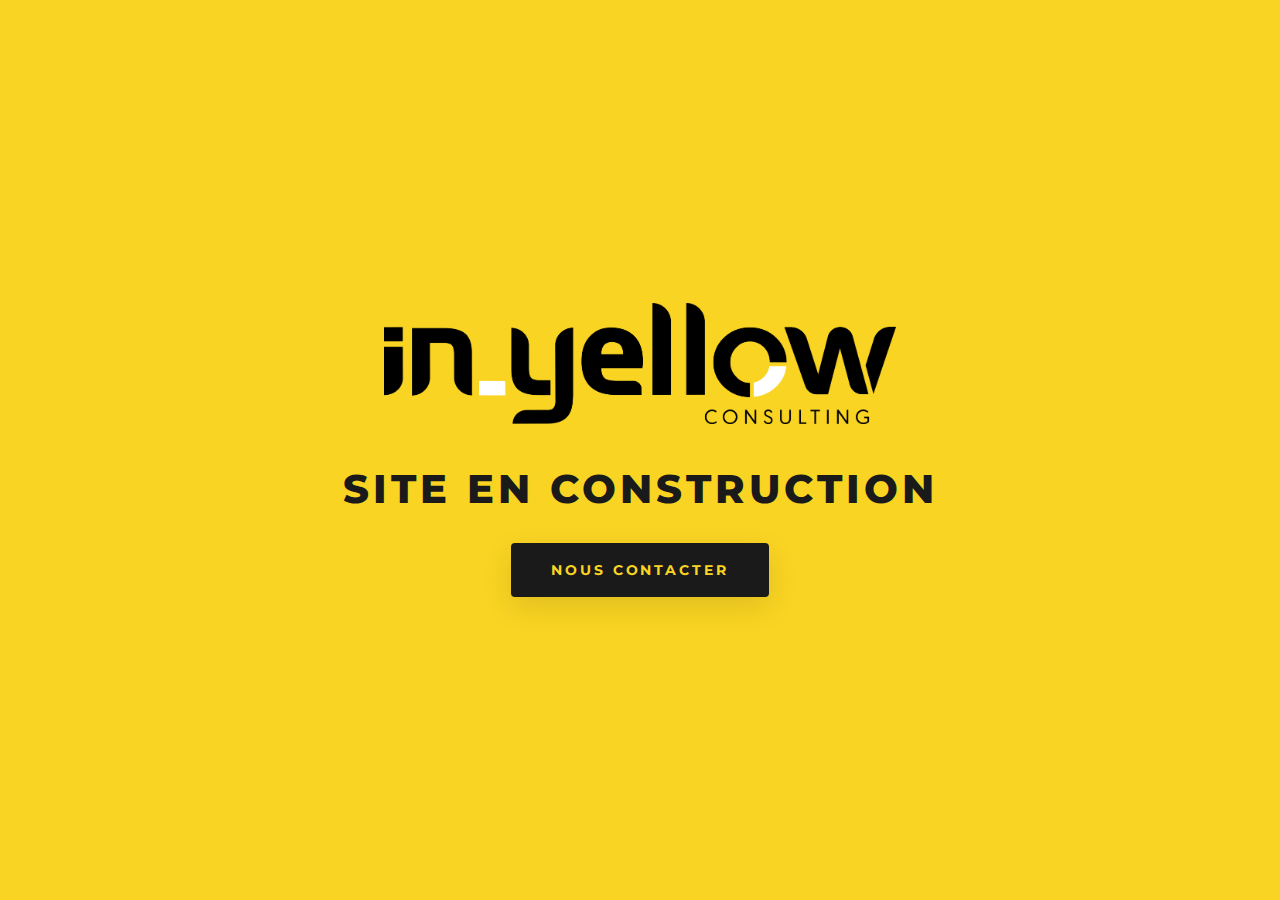
<file: index.html>
<!DOCTYPE html>
<html lang="fr">

<head>
    <meta charset="UTF-8">
    <meta name="viewport" content="width=device-width, initial-scale=1.0">
    <title>In Yellow | Site en construction</title>
    <link rel="preconnect" href="https://fonts.googleapis.com">
    <link rel="preconnect" href="https://fonts.gstatic.com" crossorigin>
    <link href="https://fonts.googleapis.com/css2?family=Montserrat:wght@400;700;800&display=swap" rel="stylesheet">
    <style>
        :root {
            --primary-yellow: #F9D423;
            --text-black: #1a1a1a;
            --font-main: 'Montserrat', sans-serif;
        }

        * {
            margin: 0;
            padding: 0;
            box-sizing: border-box;
        }

        body {
            background-color: var(--primary-yellow);
            color: var(--text-black);
            font-family: var(--font-main);
            height: 100vh;
            width: 100vw;
            display: flex;
            justify-content: center;
            align-items: center;
            overflow: hidden;
            text-align: center;
        }

        .container {
            display: flex;
            flex-direction: column;
            align-items: center;
            justify-content: center;
            width: 100%;
            height: 100%;
            padding: 20px;
        }

        .logo-container {
            width: 40vw;
            max-width: 600px;
            margin-bottom: 40px;
            animation: fadeInScale 1.2s cubic-bezier(0.16, 1, 0.3, 1);
        }

        .logo-container img {
            width: 100%;
            height: auto;
            display: block;
        }

        .content {
            animation: fadeInUp 1s ease-out 0.4s both;
        }

        h1 {
            font-size: clamp(1.5rem, 4vw, 2.5rem);
            font-weight: 800;
            text-transform: uppercase;
            letter-spacing: 0.1em;
            margin-bottom: 30px;
        }

        .btn {
            display: inline-block;
            padding: 18px 40px;
            background-color: var(--text-black);
            color: var(--primary-yellow);
            text-decoration: none;
            font-weight: 700;
            text-transform: uppercase;
            letter-spacing: 0.2em;
            font-size: 0.9rem;
            border-radius: 4px;
            transition: all 0.3s ease;
            box-shadow: 0 10px 30px rgba(0, 0, 0, 0.1);
        }

        .btn:hover {
            transform: translateY(-5px);
            box-shadow: 0 15px 40px rgba(0, 0, 0, 0.2);
            background-color: #333;
        }

        @keyframes fadeInScale {
            from {
                opacity: 0;
                transform: scale(0.9);
            }

            to {
                opacity: 1;
                transform: scale(1);
            }
        }

        @keyframes fadeInUp {
            from {
                opacity: 0;
                transform: translateY(20px);
            }

            to {
                opacity: 1;
                transform: translateY(0);
            }
        }

        /* Mobile specific adjustments */
        @media (max-width: 768px) {
            .logo-container {
                width: 70vw;
            }

            h1 {
                font-size: 1.2rem;
            }

            .btn {
                padding: 15px 30px;
                font-size: 0.8rem;
            }
        }
    </style>
</head>

<body>
    <div class="container">
        <div class="logo-container">
            <img src="Images/InYellow_Consulting_2026.png" alt="In Yellow Logo">
        </div>
        <div class="content">
            <h1>Site en construction</h1>
            <a href="mailto:paudry@in-yellow.com" class="btn">Nous contacter</a>
        </div>
    </div>
</body>

</html>
</file>
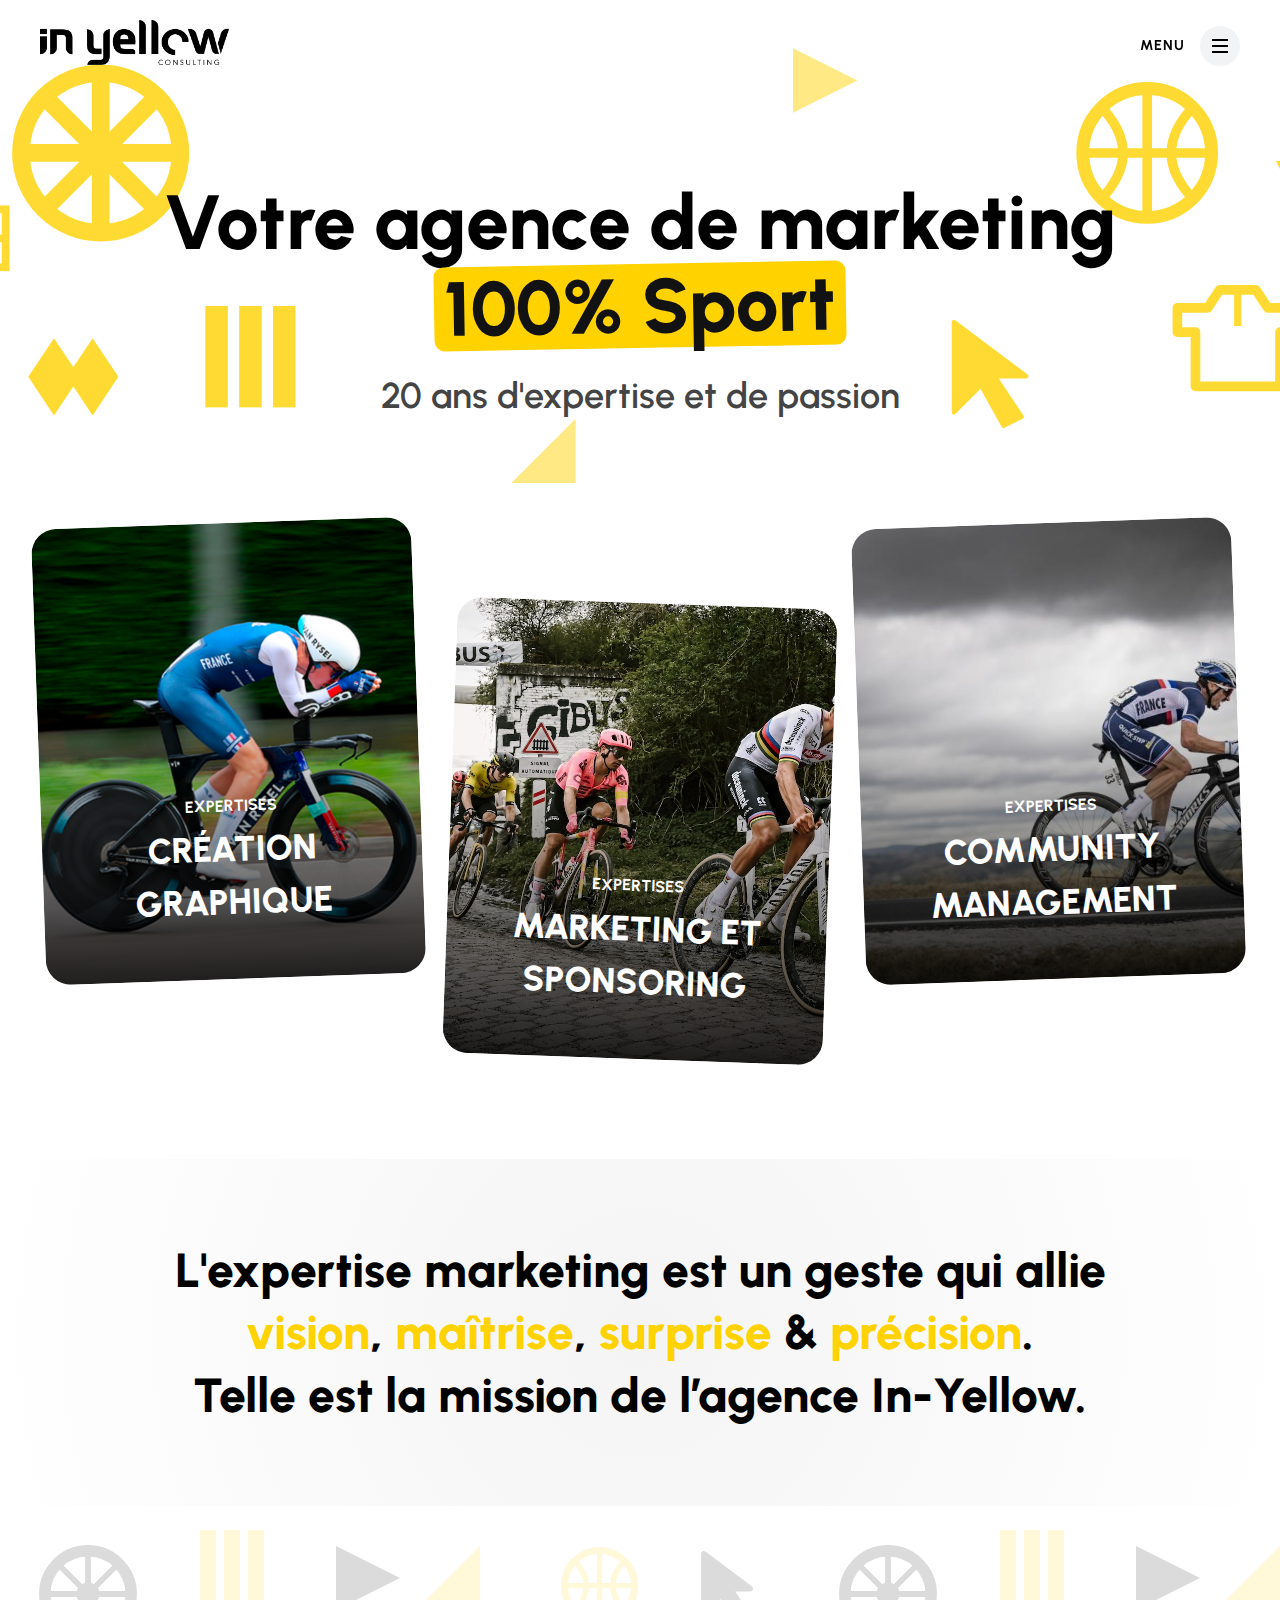
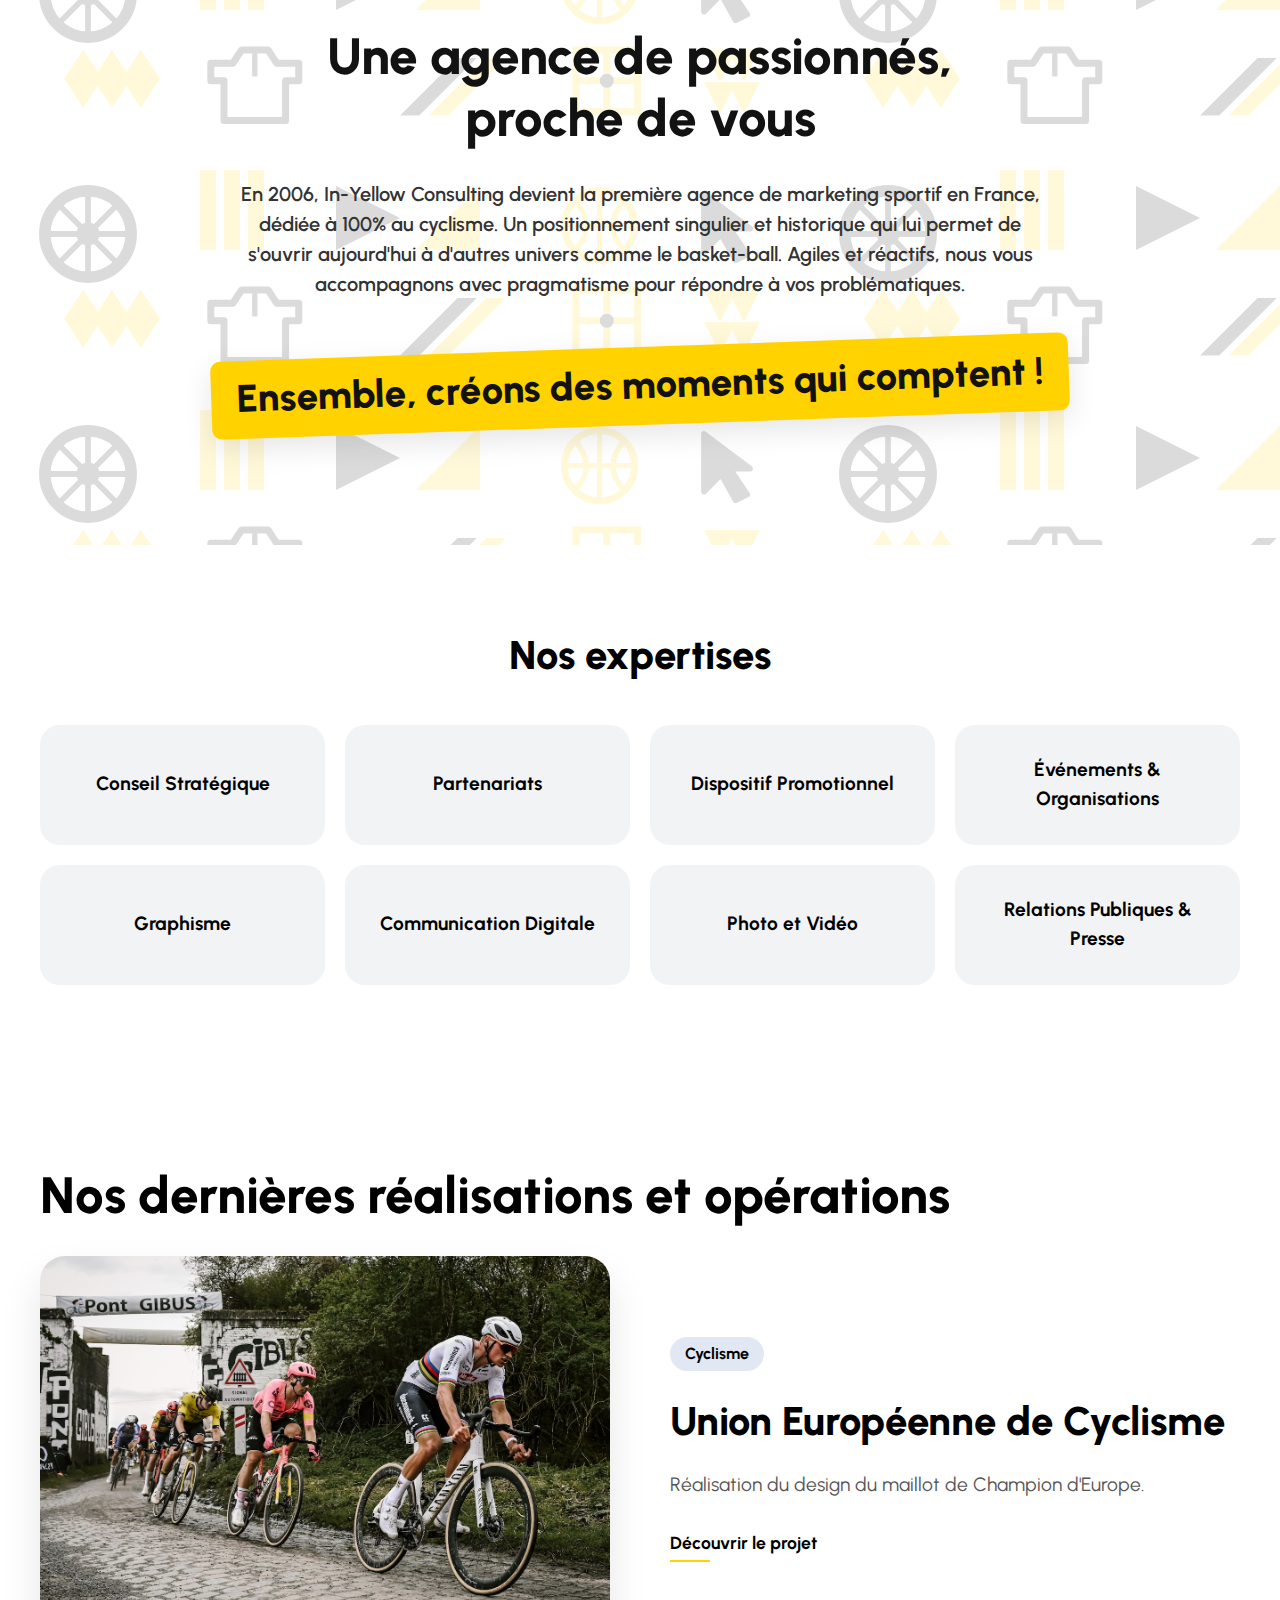
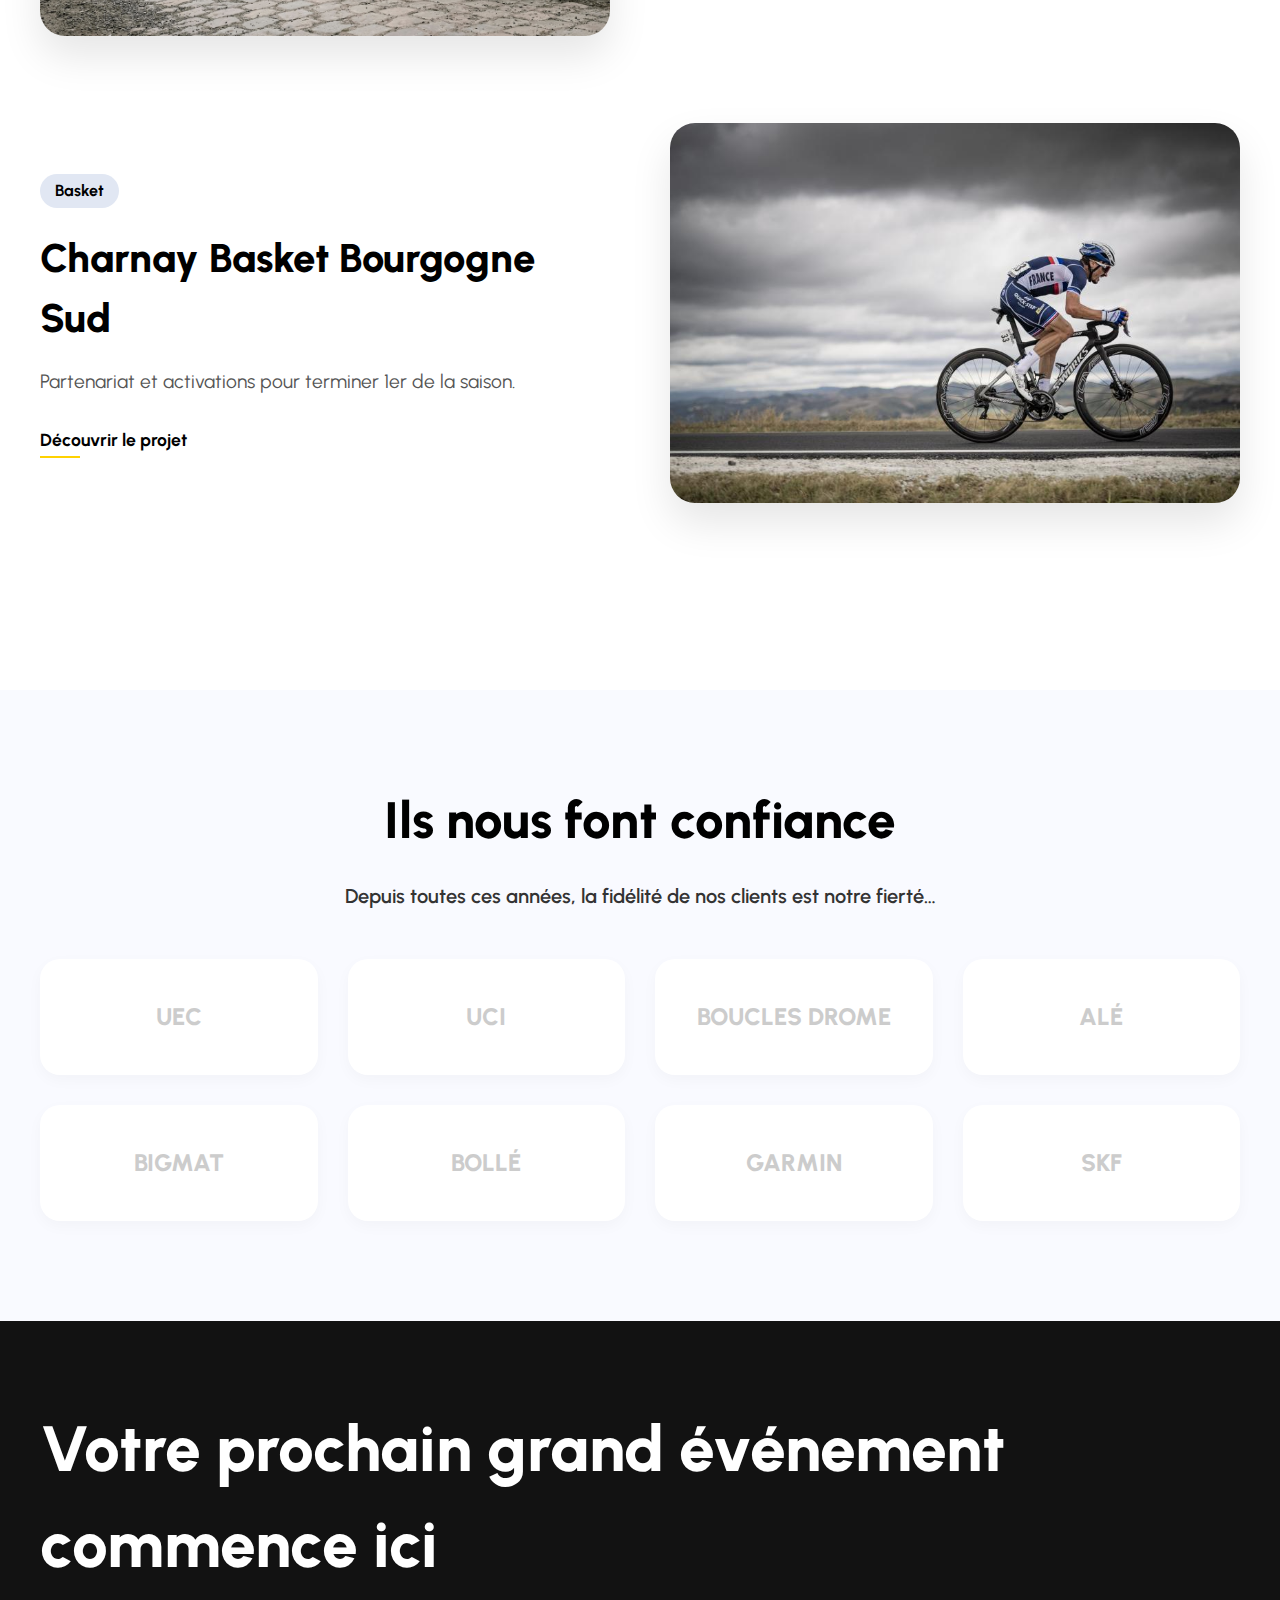
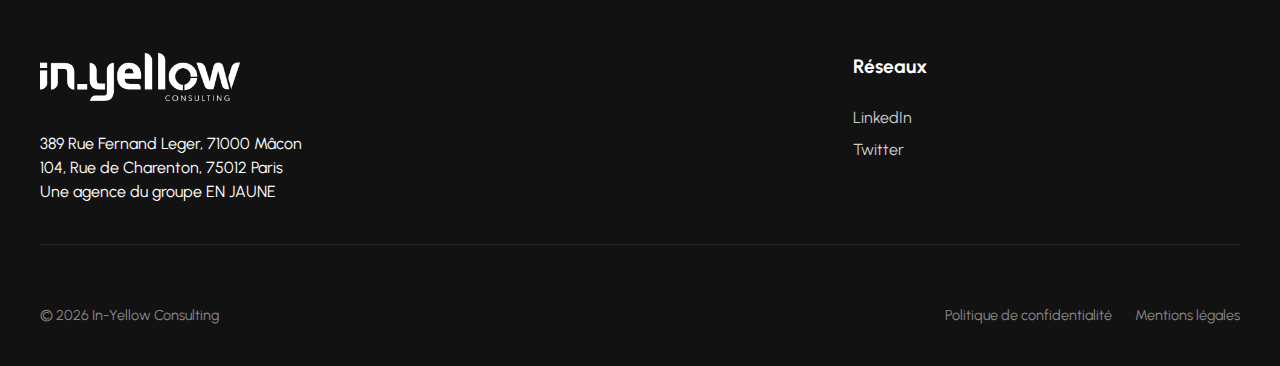
<file: index_inyellow.html>
<!DOCTYPE html>
<html lang="fr">
<head>
    <meta charset="UTF-8">
    <meta name="viewport" content="width=device-width, initial-scale=1.0">
    <title>In-Yellow Consulting - Agence Marketing Sportif</title>
    <!-- Font Urbanist, used by Panenka -->
    <link rel="preconnect" href="https://fonts.googleapis.com">
    <link rel="preconnect" href="https://fonts.gstatic.com" crossorigin>
    <link href="https://fonts.googleapis.com/css2?family=Urbanist:wght@300;400;600;700;800;900&display=swap" rel="stylesheet">
    <link rel="stylesheet" href="style_inyellow.css">
</head>
<body class="home">

    <!-- Fullscreen Menu (Like Panenka) -->
    <div class="menu-fullscreen">
        <div class="menu-content">
            <div class="menu-cols">
                <div class="menu-col menu-col-image card-tilted-left">
                    <div class="bg-image" style="background-image: url('Images/alaphilippe.jpeg');"></div>
                    <div class="overlay"></div>
                    <h3>CRÉATION<br>GRAPHIQUE</h3>
                    <p>Votre image de marque</p>
                </div>
                <div class="menu-col menu-col-image card-tilted-right">
                    <div class="bg-image" style="background-image: url('Images/seixas.jpg');"></div>
                    <div class="overlay"></div>
                    <h3>MARKETING &<br>DIGITAL</h3>
                    <p>Sponsoring & Community Mngt</p>
                </div>
                <div class="menu-col menu-links">
                    <nav>
                        <ul>
                            <li><a href="#agence">L'Agence In-Yellow</a></li>
                            <li><a href="#services">Nos expertises</a></li>
                            <li><a href="#projets">Nos opérations</a></li>
                            <li><a href="#references">Ils nous font confiance</a></li>
                        </ul>
                    </nav>
                    <div class="menu-contact-bulle">
                        <a href="#contact">Contactez-nous</a>
                    </div>
                </div>
            </div>
        </div>
    </div>

    <!-- Header -->
    <header class="site-header">
        <div class="header-inner">
            <div class="logo">
                <a href="#"><img src="Images/InYellow_Consulting_2026.png" alt="In-Yellow"></a>
            </div>
            <div class="burger-container">
                <div class="burger-text">
                    <span class="text-menu">Menu</span>
                    <span class="text-close">Fermer</span>
                </div>
                <div class="burger-icon">
                    <span></span>
                    <span></span>
                    <span></span>
                </div>
            </div>
        </div>
    </header>

    <main>
        <!-- Hero Section (Panenka style: Centered big text with Mark highlight) -->
        <section class="hero-section hero-pattern">
            <h1 class="hero-title">
                Votre agence de marketing<br>
                <mark class="highlight">100% Sport</mark>
            </h1>
            <h2 class="hero-subtitle">20 ans d'expertise et de passion</h2>
        </section>

        <!-- Big Tilted Cards Section -->
        <section class="cards-section">
            <div class="cards-container three-cards">
                <!-- Card 1 -->
                <div class="big-card tilt-left">
                    <div class="card-inner">
                        <div class="card-bg" style="background-image: url('Images/clm.jpg');"></div>
                        <div class="card-overlay gradient-dark"></div>
                        <div class="card-content">
                            <h4>EXPERTISES</h4>
                            <h2 style="font-size: 2.2rem;">CRÉATION<br>GRAPHIQUE</h2>
                        </div>
                    </div>
                </div>

                <!-- Card 2 -->
                <div class="big-card tilt-right custom-offset">
                    <div class="card-inner">
                        <div class="card-bg" style="background-image: url('Images/roubaix.jpg');"></div>
                        <div class="card-overlay gradient-dark"></div>
                        <div class="card-content">
                            <h4>EXPERTISES</h4>
                            <h2 style="font-size: 2.2rem;">MARKETING ET<br>SPONSORING</h2>
                        </div>
                    </div>
                </div>

                <!-- Card 3 -->
                <div class="big-card tilt-left">
                    <div class="card-inner">
                        <div class="card-bg" style="background-image: url('Images/alaphilippe.jpeg');"></div>
                        <div class="card-overlay gradient-dark"></div>
                        <div class="card-content">
                            <h4>EXPERTISES</h4>
                            <h2 style="font-size: 2.2rem;">COMMUNITY<br>MANAGEMENT</h2>
                        </div>
                    </div>
                </div>
            </div>
        </section>

        <!-- Statement Section -->
        <section class="statement-section" id="agence">
            <div class="container">
                <h3 class="statement-text">
                    L'expertise marketing est un geste qui allie <span class="text-yellow">vision</span>, <span class="text-yellow">maîtrise</span>, <span class="text-yellow">surprise</span> & <span class="text-yellow">précision</span>.<br>
                    Telle est la mission de l’agence In-Yellow.
                </h3>
            </div>
        </section>

        <!-- About Text with Motifs -->
        <section class="about-section pattern-bg">
            <div class="container">
                <h2 class="section-heading text-main">Une agence de passionnés,<br>proche de vous</h2>
                <p class="section-desc">En 2006, In-Yellow Consulting devient la première agence de marketing sportif en France, dédiée à 100% au cyclisme. Un positionnement singulier et historique qui lui permet de s'ouvrir aujourd'hui à d'autres univers comme le basket-ball. Agiles et réactifs, nous vous accompagnons avec pragmatisme pour répondre à vos problématiques.</p>
                <div class="mt-5">
                    <mark class="highlight-large text-main shadow-mark">Ensemble, créons des moments qui comptent !</mark>
                </div>
            </div>
        </section>

        <!-- Services Grid (Panenka has minimalist lists/grids with borders) -->
        <section class="services-section" id="services">
            <div class="container">
                <h2 class="sub-heading">Nos expertises</h2>
                <div class="services-grid">
                    <div class="service-item"><h3>Conseil Stratégique</h3></div>
                    <div class="service-item"><h3>Partenariats</h3></div>
                    <div class="service-item"><h3>Dispositif Promotionnel</h3></div>
                    <div class="service-item"><h3>Événements & Organisations</h3></div>
                    <div class="service-item"><h3>Graphisme</h3></div>
                    <div class="service-item"><h3>Communication Digitale</h3></div>
                    <div class="service-item"><h3>Photo et Vidéo</h3></div>
                    <div class="service-item"><h3>Relations Publiques & Presse</h3></div>
                </div>
            </div>
        </section>

        <!-- Projects / Realisations -->
        <section class="projects-section" id="projets">
            <div class="container">
                <h2 class="section-heading">Nos dernières réalisations et opérations</h2>
                
                <div class="project-row">
                    <div class="project-info">
                        <span class="tag">Cyclisme</span>
                        <h3>Union Européenne de Cyclisme</h3>
                        <p>Réalisation du design du maillot de Champion d'Europe.</p>
                        <a href="#" class="link-arrow">Découvrir le projet</a>
                    </div>
                    <div class="project-visual">
                        <img src="Images/roubaix.jpg" alt="Projet">
                    </div>
                </div>

                <div class="project-row">
                    <div class="project-info">
                        <span class="tag">Basket</span>
                        <h3>Charnay Basket Bourgogne Sud</h3>
                        <p>Partenariat et activations pour terminer 1er de la saison.</p>
                        <a href="#" class="link-arrow">Découvrir le projet</a>
                    </div>
                    <div class="project-visual">
                        <img src="Images/alaphilippe.jpeg" alt="Projet">
                    </div>
                </div>
            </div>
        </section>

        <!-- References -->
        <section class="references-section bg-lightgray" id="references">
            <div class="container text-center">
                <h2 class="section-heading">Ils nous font confiance</h2>
                <p class="section-desc">Depuis toutes ces années, la fidélité de nos clients est notre fierté…</p>
                
                <div class="logos-grid mt-5">
                    <!-- Placeholder text for logos since we don't have all logo images -->
                    <div class="logo-box">UEC</div>
                    <div class="logo-box">UCI</div>
                    <div class="logo-box">BOUCLES DROME</div>
                    <div class="logo-box">ALÉ</div>
                    <div class="logo-box">BIGMAT</div>
                    <div class="logo-box">BOLLÉ</div>
                    <div class="logo-box">GARMIN</div>
                    <div class="logo-box">SKF</div>
                </div>
            </div>
        </section>
    </main>

    <!-- Footer -->
    <footer id="contact" class="site-footer bg-dark">
        <div class="container">
            <div class="footer-top">
                <h2 class="footer-huge">Votre prochain grand événement commence ici</h2>
            </div>
            <div class="footer-cols">
                <div class="f-col">
                    <img style="max-width: 200px; filter: brightness(0) invert(1);" src="Images/InYellow_Consulting_2026.png" alt="In-Yellow">
                    <p class="mt-3">
                        389 Rue Fernand Leger, 71000 Mâcon<br>
                        104, Rue de Charenton, 75012 Paris<br>
                        Une agence du groupe EN JAUNE
                    </p>
                </div>
                <div class="f-col">
                    <h4>Réseaux</h4>
                    <ul>
                        <li><a href="#">LinkedIn</a></li>
                        <li><a href="#">Twitter</a></li>
                    </ul>
                </div>
            </div>
            <div class="footer-bottom">
                <p>© 2026 In-Yellow Consulting</p>
                <div class="footer-links">
                    <a href="#">Politique de confidentialité</a>
                    <a href="#">Mentions légales</a>
                </div>
            </div>
        </div>
    </footer>

    <script src="script_inyellow.js"></script>
</body>
</html>
</file>
<file: style_inyellow.css>
/* 
    IN-YELLOW CONSULTING 
    Exact matching of Panenka's Vibe: Typography, Tilted Cards, Fullscreen Menu
*/

:root {
    --color-bg: #FFFFFF;
    --color-text: #000000;
    --color-yellow: #FFD200; /* In-Yellow accent */
    --color-dark: #121212;
    --color-gray: #F9FAFF; /* Like panenka's crisp light gray background */
    --font-main: 'Urbanist', sans-serif;
}

* {
    margin: 0;
    padding: 0;
    box-sizing: border-box;
}

body {
    font-family: var(--font-main);
    color: var(--color-text);
    background-color: var(--color-bg);
    overflow-x: hidden;
    line-height: 1.5;
}

a {
    color: inherit;
    text-decoration: none;
}

.container {
    max-width: 1300px;
    margin: 0 auto;
    padding: 0 40px;
}

.text-center { text-align: center; }
.text-yellow { color: var(--color-yellow); }
.mt-3 { margin-top: 1.5rem; }
.mt-5 { margin-top: 3rem; }
.bg-lightgray { background-color: var(--color-gray); }
.bg-dark { background-color: var(--color-dark); color: #fff; }

/* -----------------------
   HEADER & BURGER
------------------------ */
.site-header {
    position: fixed;
    top: 0;
    left: 0;
    width: 100%;
    z-index: 1000;
    padding: 20px 40px;
    transition: background-color 0.3s;
}

.site-header.scrolled {
    background-color: rgba(255, 255, 255, 0.95);
    backdrop-filter: blur(5px);
    box-shadow: 0 5px 20px rgba(0,0,0,0.05);
}

.header-inner {
    display: flex;
    justify-content: space-between;
    align-items: center;
}

.logo img {
    height: 45px;
    transition: 0.3s;
}

.burger-container {
    display: flex;
    align-items: center;
    gap: 15px;
    cursor: pointer;
    font-weight: 700;
    text-transform: uppercase;
    font-size: 0.9rem;
    letter-spacing: 1px;
}

.text-close { display: none; }
.menu-open .text-menu { display: none; }
.menu-open .text-close { display: block; }

.burger-icon {
    width: 40px;
    height: 40px;
    background-color: #f1f3f5;
    border-radius: 50%;
    display: flex;
    flex-direction: column;
    justify-content: center;
    align-items: center;
    gap: 4px;
    transition: 0.3s;
}

.burger-icon span {
    display: block;
    width: 16px;
    height: 2px;
    background-color: #000;
    transition: 0.3s;
}

.menu-open .burger-icon {
    background-color: var(--color-yellow);
}

.menu-open .burger-icon span:nth-child(1) {
    transform: translateY(6px) rotate(45deg);
}
.menu-open .burger-icon span:nth-child(2) {
    opacity: 0;
}
.menu-open .burger-icon span:nth-child(3) {
    transform: translateY(-6px) rotate(-45deg);
}

/* -----------------------
   FULLSCREEN MENU
------------------------ */
.menu-fullscreen {
    position: fixed;
    top: 0;
    left: 0;
    width: 100%;
    height: 100vh;
    background-color: var(--color-dark);
    color: #fff;
    z-index: 999;
    transform: translateY(-100%);
    transition: transform 0.6s cubic-bezier(0.85, 0, 0.15, 1);
    display: flex;
    align-items: center;
}

.menu-fullscreen.active {
    transform: translateY(0);
}

.menu-content {
    width: 100%;
    height: 100%;
    padding: 100px 40px 40px 40px;
}

.menu-cols {
    display: grid;
    grid-template-columns: 1fr 1fr 1fr;
    gap: 20px;
    height: 100%;
}

.menu-col-image {
    position: relative;
    border-radius: 20px;
    overflow: hidden;
    display: flex;
    flex-direction: column;
    justify-content: flex-end;
    padding: 40px;
    border: 1px solid rgba(255,255,255,0.2);
}

.menu-col-image .bg-image {
    position: absolute;
    top: 0;
    left: 0;
    width: 100%;
    height: 100%;
    background-size: cover;
    background-position: center;
    z-index: 1;
    transition: transform 0.5s;
}

.menu-col-image:hover .bg-image {
    transform: scale(1.05);
}

.menu-col-image .overlay {
    position: absolute;
    top: 0;
    left: 0;
    width: 100%;
    height: 100%;
    background: linear-gradient(0deg, rgba(0,0,0,0.8) 0%, rgba(0,0,0,0) 60%);
    z-index: 2;
}

.menu-col-image h3, .menu-col-image p {
    position: relative;
    z-index: 3;
}

.menu-col-image h3 {
    font-size: 3rem;
    font-weight: 800;
    text-transform: uppercase;
    line-height: 1.1;
}

.menu-col-image p {
    font-weight: 700;
    color: var(--color-yellow);
}

.card-tilted-left { transform: rotate(-2deg); }
.card-tilted-right { transform: rotate(2deg); border-color: var(--color-yellow); }

.menu-links {
    display: flex;
    flex-direction: column;
    justify-content: center;
    padding-left: 60px;
}

.menu-links ul {
    list-style: none;
}

.menu-links li {
    margin-bottom: 20px;
}

.menu-links a {
    font-size: 2rem;
    font-weight: 700;
    transition: color 0.3s;
}

.menu-links a:hover {
    color: var(--color-yellow);
}

.menu-contact-bulle {
    margin-top: 40px;
}

.menu-contact-bulle a {
    display: inline-flex;
    align-items: center;
    justify-content: center;
    width: 150px;
    height: 150px;
    background-color: var(--color-bg);
    color: var(--color-dark);
    border-radius: 50%;
    font-weight: 800;
    font-size: 1.1rem;
    text-align: center;
    transition: transform 0.3s, background-color 0.3s;
}

.menu-contact-bulle a:hover {
    transform: scale(1.05);
    background-color: var(--color-yellow);
}


/* -----------------------
   HERO SECTION
------------------------ */
.hero-section {
    padding-top: 180px;
    padding-bottom: 60px;
    text-align: center;
    display: flex;
    flex-direction: column;
    align-items: center;
}

.hero-pattern {
    position: relative;
    overflow: hidden;
}

.hero-pattern::before {
    content: '';
    position: absolute;
    top: 0;
    left: 0;
    width: 100%;
    height: 100%;
    background-image: url('Images/motifs_hero.svg');
    background-position: center top;
    background-size: cover;
    background-repeat: no-repeat;
    opacity: 0.8; /* The SVG already has 60% opacity */
    z-index: -1;
}

.hero-title {
    font-size: clamp(48px, 6vw, 96px);
    line-height: 1.1;
    font-weight: 800;
    margin-bottom: 20px;
}

.highlight {
    background-color: var(--color-yellow);
    color: var(--color-dark);
    padding: 0 10px;
    display: inline-block;
    border-radius: 10px;
    transform: rotate(-1deg);
}

.hero-subtitle {
    font-size: clamp(22px, 3vw, 36px);
    font-weight: 600;
    color: #444;
}

/* -----------------------
   TILTED CARDS GRID
------------------------ */
.cards-section {
    padding: 40px 0 100px 0;
}

.cards-container {
    display: grid;
    grid-template-columns: 1fr 1fr 1fr;
    gap: 30px;
    max-width: 1400px;
    margin: 0 auto;
    padding: 0 40px;
}

.custom-offset {
    margin-top: 80px;
}

.big-card {
    transition: transform 0.3s ease;
}

.tilt-left { transform: rotate(-2deg); }
.tilt-right { transform: rotate(2deg); }

.big-card:hover {
    transform: rotate(0deg) scale(1.02);
}

.card-inner {
    position: relative;
    width: 100%;
    aspect-ratio: 5 / 6;
    border-radius: 25px;
    overflow: hidden;
}

.card-bg {
    position: absolute;
    top: 0;
    left: 0;
    width: 100%;
    height: 100%;
    background-size: cover;
    background-position: center;
    transition: transform 0.5s ease;
}

.big-card:hover .card-bg {
    transform: scale(1.05);
}

.card-overlay {
    position: absolute;
    top: 0;
    left: 0;
    width: 100%;
    height: 100%;
    background: linear-gradient(to top, rgba(0,0,0,0.85) 0%, rgba(0,0,0,0) 60%);
}

.card-content {
    position: absolute;
    bottom: 0;
    left: 0;
    width: 100%;
    padding: 40px;
    color: #fff;
    text-align: center;
}

.card-content h4 {
    font-size: 1rem;
    font-weight: 700;
    margin-bottom: 5px;
}

.card-content h2 {
    font-size: 3rem;
    font-weight: 800;
    text-transform: uppercase;
    margin-bottom: 10px;
}

.card-content p {
    font-size: 1.1rem;
    opacity: 0.9;
}

/* -----------------------
   STATEMENT SECTION
------------------------ */
.statement-section {
    padding: 80px 0;
    background-image: radial-gradient(circle at center, #f4f4f4 0%, #ffffff 100%);
}

.statement-text {
    font-size: clamp(28px, 4vw, 48px);
    font-weight: 800;
    text-align: center;
    max-width: 1000px;
    margin: 0 auto;
    line-height: 1.3;
}


/* -----------------------
   ABOUT & MOTIFS
------------------------ */
.about-section {
    padding: 120px 0;
    text-align: center;
    position: relative;
    overflow: hidden;
}

.pattern-bg::before {
    content: '';
    position: absolute;
    top: 0;
    left: 0;
    width: 100%;
    height: 100%;
    /* Utilisation du SVG créé sur-mesure */
    background-image: url('Images/motifs.svg');
    background-size: 800px; /* Adjust size based on the pattern */
    background-repeat: repeat;
    opacity: 0.15; /* Subtle opacity so text remains readable */
    z-index: -1;
}

.section-heading {
    font-size: clamp(32px, 4vw, 56px);
    font-weight: 800;
    margin-bottom: 30px;
    line-height: 1.2;
}

.text-main {
    color: var(--color-dark);
}

.section-desc {
    font-size: 1.25rem;
    color: #333;
    max-width: 800px;
    margin: 0 auto 40px auto;
    font-weight: 600;
}

.highlight-large {
    background-color: var(--color-yellow);
    padding: 10px 25px;
    display: inline-block;
    border-radius: 10px;
    font-size: clamp(24px, 3vw, 40px);
    font-weight: 800;
    transform: rotate(-1deg);
    box-shadow: 0 10px 30px rgba(0,0,0,0.1);
}

.shadow-mark {
    transform: rotate(-2deg);
}

.btn-rounded {
    display: inline-block;
    background-color: var(--color-dark);
    color: #fff;
    padding: 15px 40px;
    border-radius: 40px;
    font-weight: 700;
    font-size: 1.1rem;
    transition: 0.3s;
}

.btn-rounded:hover {
    background-color: var(--color-yellow);
    color: var(--color-dark);
}

/* -----------------------
   SERVICES & PROJECTS
------------------------ */
.sub-heading {
    font-size: 2.5rem;
    font-weight: 800;
    margin-bottom: 40px;
    text-align: center;
}

.services-section {
    padding: 80px 0;
}

.services-grid {
    display: grid;
    grid-template-columns: repeat(auto-fit, minmax(250px, 1fr));
    gap: 20px;
}

.service-item {
    background: #f1f3f5;
    padding: 30px;
    border-radius: 20px;
    text-align: center;
    display: flex;
    align-items: center;
    justify-content: center;
    min-height: 120px;
    transition: 0.3s;
}

.service-item:hover {
    background: var(--color-yellow);
    transform: translateY(-5px);
}

.service-item h3 {
    font-size: 1.2rem;
    font-weight: 700;
}

.projects-section {
    padding: 100px 0;
}

.project-row {
    display: grid;
    grid-template-columns: 1fr 1fr;
    gap: 60px;
    align-items: center;
    margin-bottom: 80px;
}

.project-row:nth-child(even) {
    direction: rtl;
}

.project-row:nth-child(even) > * {
    direction: ltr;
}

.tag {
    display: inline-block;
    background: #e1e7f3;
    padding: 5px 15px;
    border-radius: 20px;
    font-weight: 700;
    margin-bottom: 20px;
}

.project-info h3 {
    font-size: 2.5rem;
    font-weight: 800;
    margin-bottom: 20px;
}

.project-info p {
    font-size: 1.2rem;
    color: #555;
    margin-bottom: 30px;
}

.link-arrow {
    display: inline-block;
    font-weight: 700;
    font-size: 1.1rem;
    position: relative;
    padding-bottom: 5px;
}

.link-arrow::after {
    content: '';
    position: absolute;
    bottom: 0;
    left: 0;
    width: 40px;
    height: 2px;
    background: var(--color-yellow);
    transition: 0.3s;
}

.link-arrow:hover::after {
    width: 100%;
}

.project-visual img {
    width: 100%;
    border-radius: 25px;
    box-shadow: 0 20px 40px rgba(0,0,0,0.1);
}

/* -----------------------
   REFERENCES
------------------------ */
.references-section {
    padding: 100px 0;
}

.logos-grid {
    display: grid;
    grid-template-columns: repeat(4, 1fr);
    gap: 30px;
}

.logo-box {
    background: #fff;
    padding: 40px 20px;
    border-radius: 20px;
    font-weight: 800;
    font-size: 1.5rem;
    color: #ccc;
    display: flex;
    align-items: center;
    justify-content: center;
    box-shadow: 0 5px 15px rgba(0,0,0,0.03);
}

/* -----------------------
   FOOTER
------------------------ */
.site-footer {
    padding: 80px 0 40px 0;
}

.footer-huge {
    font-size: clamp(36px, 5vw, 64px);
    font-weight: 800;
    margin-bottom: 60px;
}

.footer-cols {
    display: grid;
    grid-template-columns: 2fr 1fr;
    gap: 40px;
    margin-bottom: 60px;
    padding-bottom: 40px;
    border-bottom: 1px solid rgba(255,255,255,0.1);
}

.footer-cols h4 {
    font-size: 1.2rem;
    margin-bottom: 20px;
}

.footer-cols ul {
    list-style: none;
}

.footer-cols a {
    color: #ccc;
    line-height: 2;
    transition: 0.3s;
}

.footer-cols a:hover {
    color: var(--color-yellow);
}

.footer-bottom {
    display: flex;
    justify-content: space-between;
    align-items: center;
    color: #888;
    font-size: 0.9rem;
}

.footer-links a {
    margin-left: 20px;
}

.footer-links a:hover {
    color: #fff;
}

/* -----------------------
   RESPONSIVE
------------------------ */
@media (max-width: 992px) {
    .cards-container {
        grid-template-columns: 1fr;
    }
    .custom-offset {
        margin-top: 0;
    }
    .menu-cols {
        grid-template-columns: 1fr;
    }
    .menu-col-image {
        display: none; /* Hide images on mobile menu to save space */
    }
    .project-row {
        grid-template-columns: 1fr;
    }
    .logos-grid {
        grid-template-columns: repeat(2, 1fr);
    }
    .footer-cols {
        grid-template-columns: 1fr;
    }
    .menu-content { 
        padding-top: 120px;
    }
}
</file>
